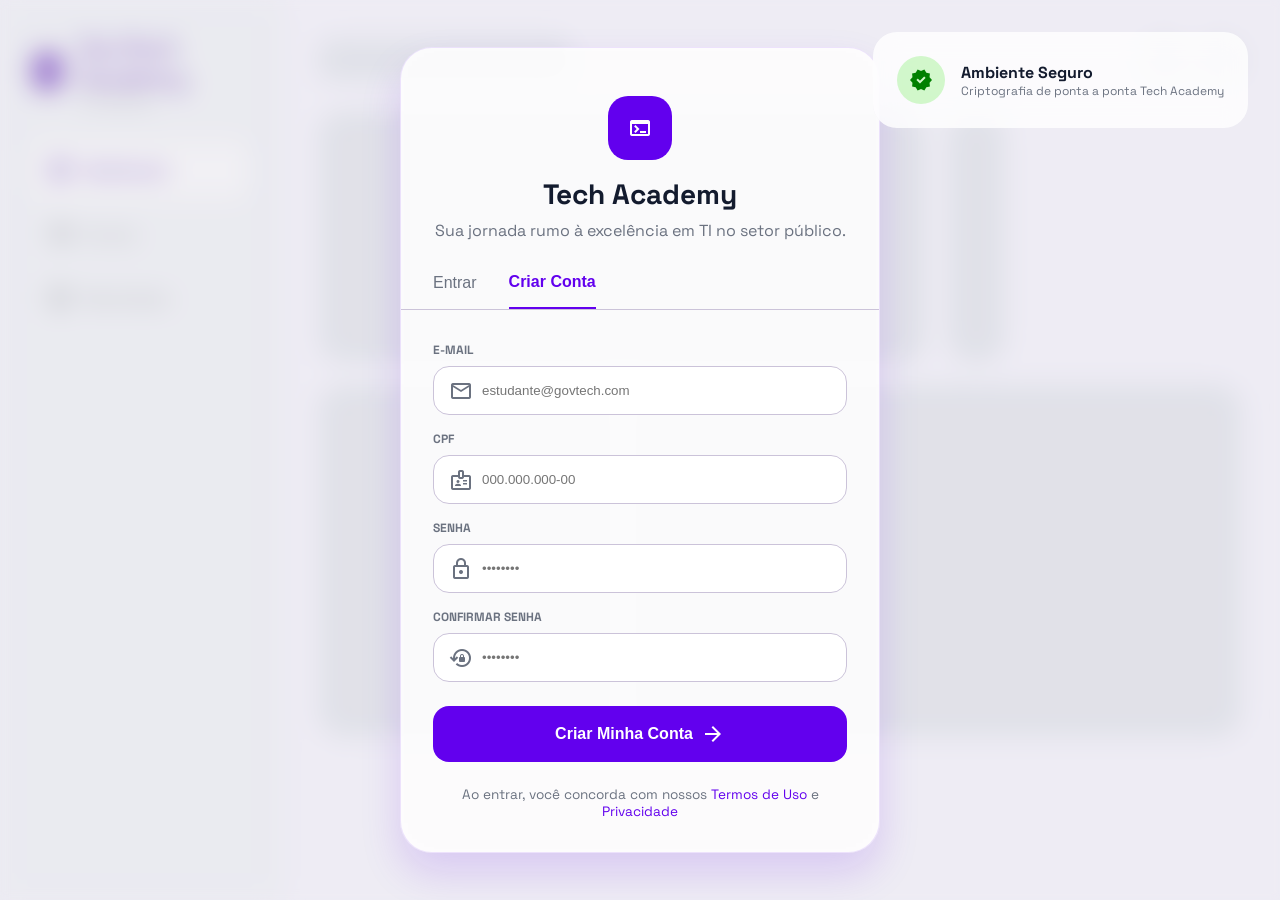
<file: KF - WebSite/PIM3/assets/login.html>
<!DOCTYPE html>
<html lang="pt-BR">

<head>
  <meta charset="UTF-8" />
  <meta name="viewport" content="width=device-width, initial-scale=1.0" />

  <title>Tech Academy</title>

  <!-- Google Fonts -->
  <link rel="preconnect" href="https://fonts.googleapis.com">
  <link rel="preconnect" href="https://fonts.gstatic.com" crossorigin>

  <link href="https://fonts.googleapis.com/css2?family=Space+Grotesk:wght@300;400;500;600;700&display=swap"
    rel="stylesheet">

  <!-- Material Icons -->
  <link href="https://fonts.googleapis.com/css2?family=Material+Symbols+Outlined" rel="stylesheet">

  <link rel="stylesheet" href="./css/login.css">
</head>

<body>

  <!-- Background -->
  <div class="background-dashboard">

    <!-- Sidebar -->
    <aside class="sidebar">

      <div class="sidebar__logo">
        <div class="sidebar__logo-box"></div>

        <div>
          <h1 class="sidebar__title">GovTech Academy</h1>
          <p class="sidebar__subtitle">IT Excellence</p>
        </div>
      </div>

      <nav class="sidebar__nav">

        <a href="#" class="sidebar__link sidebar__link--active">
          <span class="material-symbols-outlined">
            dashboard
          </span>

          Dashboard
        </a>

        <a href="#" class="sidebar__link">
          <span class="material-symbols-outlined">
            school
          </span>

          Cursos
        </a>

        <a href="#" class="sidebar__link">
          <span class="material-symbols-outlined">
            assessment
          </span>

          Resultados
        </a>

      </nav>
    </aside>

    <!-- Main -->
    <main class="dashboard">

      <!-- Header -->
      <header class="dashboard__header">

        <div class="dashboard__search"></div>

        <div class="dashboard__actions">
          <div class="dashboard__avatar"></div>
          <div class="dashboard__avatar"></div>
        </div>

      </header>

      <!-- Cards -->
      <section class="dashboard__grid">

        <article class="dashboard__card dashboard__card--large"></article>

        <article class="dashboard__card"></article>

        <article class="dashboard__card dashboard__card--tall"></article>

        <article class="dashboard__card dashboard__card--wide"></article>

      </section>

    </main>

  </div>

  <!-- Overlay -->
  <section class="auth-overlay">

    <!-- Card -->
    <div class="auth-card">

      <!-- Logo -->
      <header class="auth-card__header">

        <div class="auth-card__icon">
          <span class="material-symbols-outlined filled-icon">
            terminal
          </span>
        </div>

        <h2 class="auth-card__title">
          Tech Academy
        </h2>

        <p class="auth-card__description">
          Sua jornada rumo à excelência em TI no setor público.
        </p>

      </header>

      <!-- Tabs -->
      <nav class="auth-tabs">

        <button class="auth-tabs__button" id="login-tab">
          Entrar
        </button>

        <button class="auth-tabs__button auth-tabs__button--active" id="signup-tab">
          Criar Conta
        </button>

      </nav>

      <!-- Forms -->
      <div class="auth-content">

        <!-- Login -->
        <form class="auth-form hidden" id="login-form">

          <div class="form-group">

            <label for="login-cpf">
              CPF
            </label>

            <div class="input-wrapper">

              <span class="material-symbols-outlined input-icon">
                badge
              </span>

              <input id="login-cpf" type="text" placeholder="000.000.000-00">
            </div>
          </div>

          <div class="form-group">

            <div class="form-group__header">

              <label for="login-password">
                Senha
              </label>

              <a href="#">
                Esqueceu a senha?
              </a>

            </div>

            <div class="input-wrapper">

              <span class="material-symbols-outlined input-icon">
                lock
              </span>

              <input id="login-password" type="password" placeholder="••••••••">
            </div>
          </div>

        </form>

        <!-- Signup -->
        <form class="auth-form" id="signup-form">

          <div class="form-group">

            <label for="signup-email">
              E-mail
            </label>

            <div class="input-wrapper">

              <span class="material-symbols-outlined input-icon">
                mail
              </span>

              <input id="signup-email" type="email" placeholder="estudante@govtech.com">

            </div>
          </div>

          <div class="form-group">

            <label for="signup-cpf">
              CPF
            </label>

            <div class="input-wrapper">

              <span class="material-symbols-outlined input-icon">
                badge
              </span>

              <input id="signup-cpf" type="text" placeholder="000.000.000-00">

            </div>
          </div>

          <div class="form-group">

            <label for="signup-password">
              Senha
            </label>

            <div class="input-wrapper">

              <span class="material-symbols-outlined input-icon">
                lock
              </span>

              <input id="signup-password" type="password" placeholder="••••••••">

            </div>
          </div>

          <div class="form-group">

            <label for="signup-confirm-password">
              Confirmar Senha
            </label>

            <div class="input-wrapper">

              <span class="material-symbols-outlined input-icon">
                lock_reset
              </span>

              <input id="signup-confirm-password" type="password" placeholder="••••••••">

            </div>
          </div>

        </form>

        <!-- CTA -->
        <button class="auth-button" id="auth-button">

          <span id="button-text">
            Criar Minha Conta
          </span>

          <span class="material-symbols-outlined">
            arrow_forward
          </span>

        </button>

        <!-- Terms -->
        <p class="auth-terms">

          Ao entrar, você concorda com nossos

          <a href="#">
            Termos de Uso
          </a>

          e

          <a href="#">
            Privacidade
          </a>

        </p>

      </div>

    </div>

  </section>

  <!-- Security -->
  <aside class="security-card">

    <div class="security-card__icon">

      <span class="material-symbols-outlined filled-icon">
        verified
      </span>

    </div>

    <div>

      <p class="security-card__title">
        Ambiente Seguro
      </p>

      <p class="security-card__description">
        Criptografia de ponta a ponta Tech Academy
      </p>

    </div>

  </aside>

  <script src="js/login.js"></script>

</body>

</html>
</file>
<file: KF - WebSite/PIM3/assets/css/login.css>
/* RESET */

* {
  margin: 0;
  padding: 0;
  box-sizing: border-box;
}

/* VARIABLES */

:root {

  --color-primary: #6200ee;
  --color-primary-dark: #4800b2;

  --color-background: #faf8ff;
  --color-surface: #ffffff;

  --color-text: #131b2e;
  --color-text-light: #6b7280;

  --color-border: #cbc3d9;

  --shadow-primary:
    0 20px 40px rgba(98, 0, 238, 0.15);

  --blur-background: blur(20px);

  --radius-lg: 16px;
  --radius-xl: 32px;

  --transition-default: 0.3s ease;

}

/* BASE */

body {
  font-family: 'Space Grotesk', sans-serif;
  background: var(--color-background);
  color: var(--color-text);
  overflow: hidden;
}

/* BACKGROUND */

.background-dashboard {
  position: fixed;
  inset: 0;

  display: flex;

  filter: blur(12px) grayscale(0.3);
  opacity: 0.5;

  pointer-events: none;
}

/* SIDEBAR */

.sidebar {
  width: 280px;
  min-height: 100vh;

  padding: 2rem;

  background: #f1f5f9;

  border-right: 1px solid #ddd;

  display: flex;
  flex-direction: column;
  gap: 2rem;
}

.sidebar__logo {
  display: flex;
  align-items: center;
  gap: 1rem;
}

.sidebar__logo-box {
  width: 40px;
  height: 40px;

  border-radius: 12px;

  background: var(--color-primary);
}

.sidebar__title {
  font-size: 1.5rem;
  font-weight: 700;

  color: var(--color-primary);
}

.sidebar__subtitle {
  font-size: 0.75rem;

  color: var(--color-text-light);
}

.sidebar__nav {
  display: flex;
  flex-direction: column;
  gap: 0.5rem;
}

.sidebar__link {
  display: flex;
  align-items: center;
  gap: 0.75rem;

  padding: 1rem;

  border-radius: 12px;

  color: var(--color-text-light);

  text-decoration: none;

  transition: var(--transition-default);
}

.sidebar__link:hover {
  background: white;
}

.sidebar__link--active {
  background: white;
  color: var(--color-primary);
  font-weight: 700;
}

/* DASHBOARD */

.dashboard {
  flex: 1;

  padding: 2.5rem;
}

.dashboard__header {
  display: flex;
  justify-content: space-between;
  align-items: center;

  margin-bottom: 2rem;
}

.dashboard__search {
  width: 250px;
  height: 40px;

  background: #dbe2ea;

  border-radius: 12px;
}

.dashboard__actions {
  display: flex;
  gap: 1rem;
}

.dashboard__avatar {
  width: 40px;
  height: 40px;

  border-radius: 50%;

  background: #dbe2ea;
}

.dashboard__grid {
  display: grid;

  grid-template-columns: repeat(12, 1fr);

  gap: 1.5rem;
}

.dashboard__card {
  min-height: 250px;

  background: #dbe2ea;

  border-radius: 24px;
}

.dashboard__card--large {
  grid-column: span 8;
}

.dashboard__card--wide {
  grid-column: span 8;
  min-height: 350px;
}

.dashboard__card--tall {
  grid-column: span 4;
  min-height: 350px;
}

/* OVERLAY */

.auth-overlay {
  position: fixed;
  inset: 0;

  display: flex;
  align-items: center;
  justify-content: center;

  padding: 1rem;

  backdrop-filter: blur(4px);

  background: rgba(19, 27, 46, 0.05);
}

/* AUTH CARD */

.auth-card {

  width: 100%;
  max-width: 480px;

  background: rgba(255, 255, 255, 0.85);

  border-radius: var(--radius-xl);

  border: 1px solid rgba(98, 0, 238, 0.1);

  backdrop-filter: var(--blur-background);

  overflow: hidden;

  box-shadow: var(--shadow-primary);
}

/* HEADER */

.auth-card__header {
  padding: 3rem 2rem 2rem;

  text-align: center;
}

.auth-card__icon {

  width: 64px;
  height: 64px;

  margin: 0 auto 1rem;

  border-radius: 20px;

  display: flex;
  align-items: center;
  justify-content: center;

  background: var(--color-primary);

  color: white;
}

.filled-icon {
  font-variation-settings: 'FILL' 1;
}

.auth-card__title {
  font-size: 1.75rem;
  margin-bottom: 0.5rem;
}

.auth-card__description {
  color: var(--color-text-light);
}

/* TABS */

.auth-tabs {
  display: flex;
  gap: 2rem;

  padding: 0 2rem;

  border-bottom: 1px solid var(--color-border);
}

.auth-tabs__button {

  padding-bottom: 1rem;

  background: transparent;

  border: none;

  color: var(--color-text-light);

  font-size: 1rem;

  cursor: pointer;

  transition: var(--transition-default);
}

.auth-tabs__button--active {
  color: var(--color-primary);

  font-weight: 700;

  border-bottom: 2px solid var(--color-primary);
}

/* CONTENT */

.auth-content {
  padding: 2rem;

  display: flex;
  flex-direction: column;
  gap: 1.5rem;
}

/* FORM */

.auth-form {
  display: flex;
  flex-direction: column;
  gap: 1rem;
}

.hidden {
  display: none;
}

/* FORM GROUP */

.form-group {
  display: flex;
  flex-direction: column;
  gap: 0.5rem;
}

.form-group label {
  font-size: 0.75rem;
  text-transform: uppercase;
  font-weight: 700;
  color: var(--color-text-light);
}

.form-group__header {
  display: flex;
  justify-content: space-between;
  align-items: center;
}

.form-group__header a {
  color: var(--color-primary);
  text-decoration: none;
  font-size: 0.75rem;
}

/* INPUT */

.input-wrapper {
  position: relative;
}

.input-icon {
  position: absolute;

  top: 50%;
  left: 1rem;

  transform: translateY(-50%);

  color: var(--color-text-light);
}

.input-wrapper input {

  width: 100%;

  padding: 1rem 1rem 1rem 3rem;

  border-radius: 16px;

  border: 1px solid var(--color-border);

  outline: none;

  transition: var(--transition-default);
}

.input-wrapper input:focus {
  border-color: var(--color-primary);
}

/* BUTTON */

.auth-button {

  display: flex;
  justify-content: center;
  align-items: center;
  gap: 0.5rem;

  padding: 1rem;

  border: none;

  border-radius: 16px;

  background: var(--color-primary);

  color: white;

  font-size: 1rem;
  font-weight: 700;

  cursor: pointer;

  transition: var(--transition-default);
}

.auth-button:hover {
  transform: translateY(-2px);
}
/* HIDDEN */

.hidden {
  display: none;
}

/* TERMS */

.auth-terms {
  text-align: center;

  font-size: 0.85rem;

  color: var(--color-text-light);
}

.auth-terms a {
  color: var(--color-primary);
  text-decoration: none;
}

/* SECURITY CARD */

.security-card {

  position: fixed;

  top: 2rem;
  right: 2rem;

  display: flex;
  align-items: center;
  gap: 1rem;

  padding: 1.5rem;

  border-radius: 24px;

  background: rgba(255, 255, 255, 0.8);

  backdrop-filter: blur(12px);
}

.security-card__icon {

  width: 48px;
  height: 48px;

  border-radius: 50%;

  display: flex;
  align-items: center;
  justify-content: center;

  background: rgba(42, 229, 0, 0.2);

  color: green;
}

.security-card__title {
  font-weight: 700;
}

.security-card__description {
  font-size: 0.75rem;
  color: var(--color-text-light);
}

/* RESPONSIVE */

@media (max-width: 992px) {

  .sidebar {
    display: none;
  }

  .dashboard {
    display: none;
  }

  .security-card {
    display: none;
  }

}

@media (max-width: 576px) {

  .auth-card {
    border-radius: 20px;
  }

  .auth-tabs {
    gap: 1rem;
  }

}
</file>
